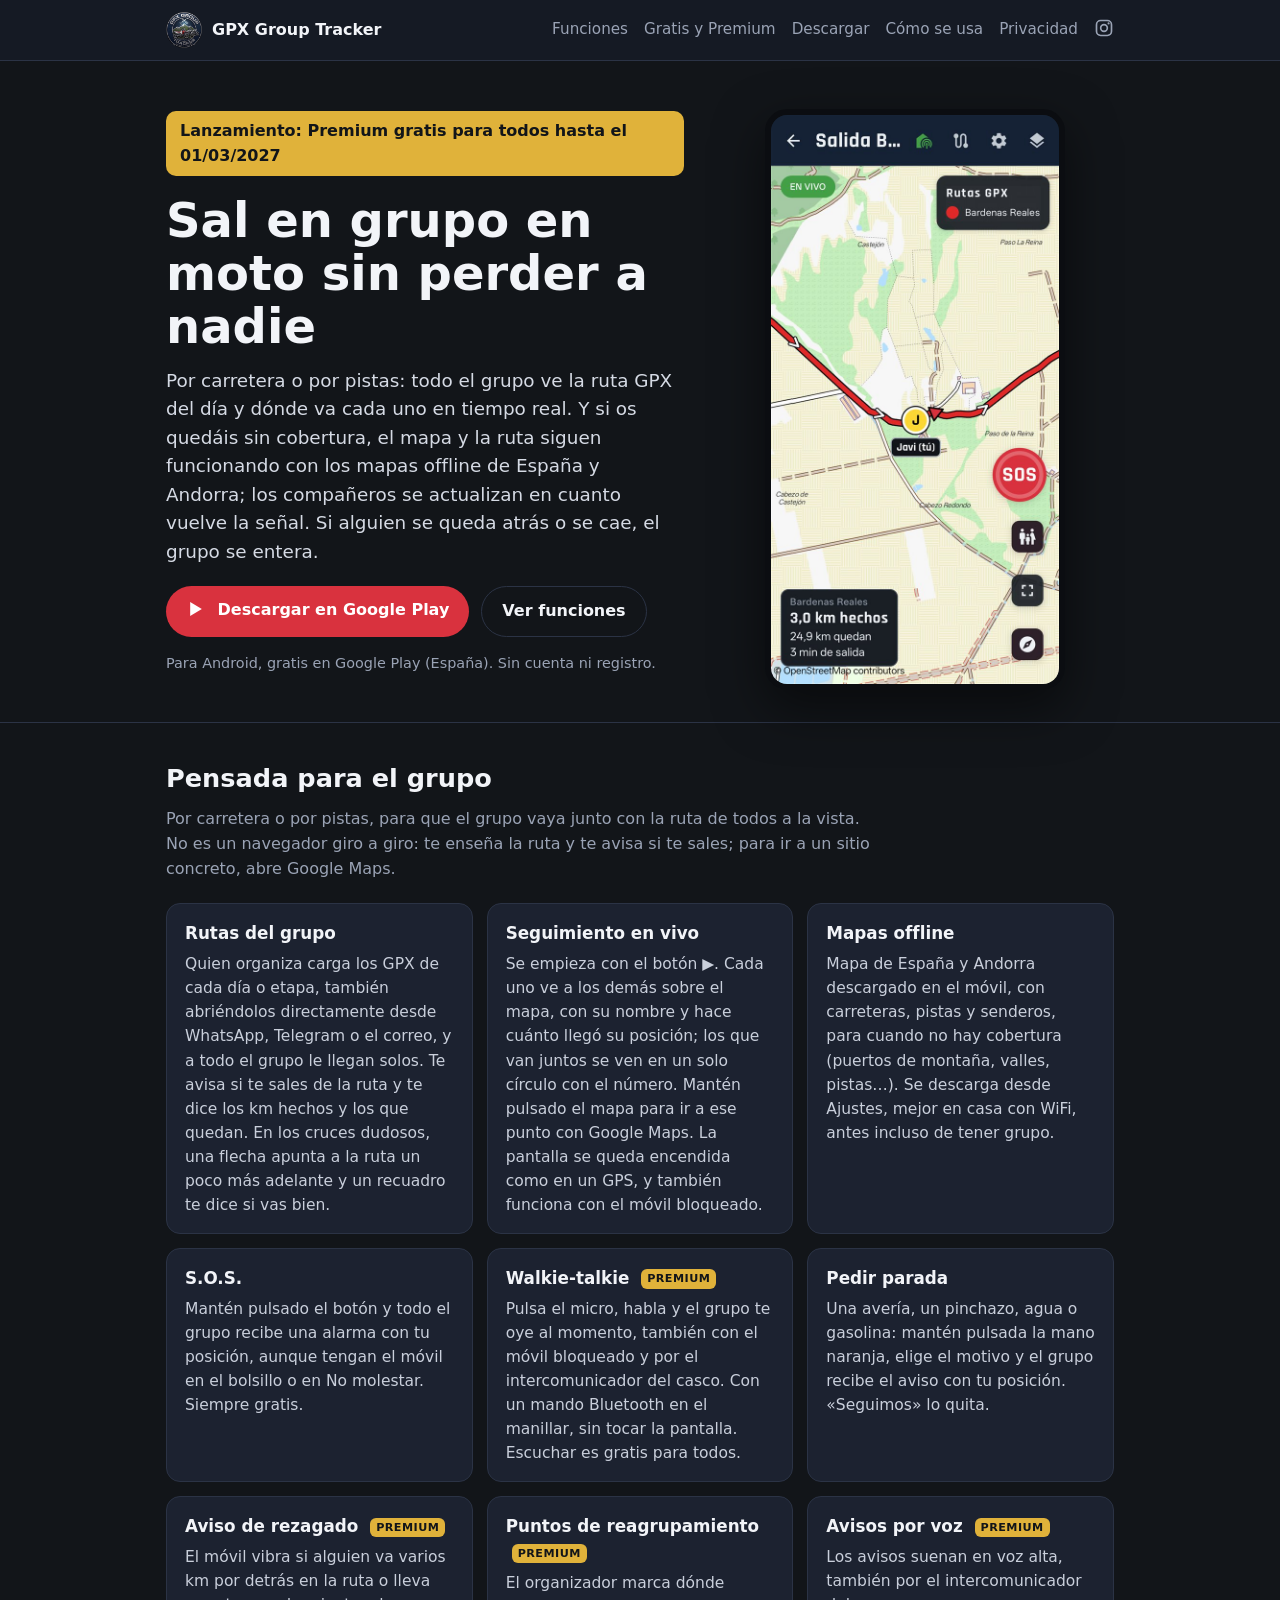
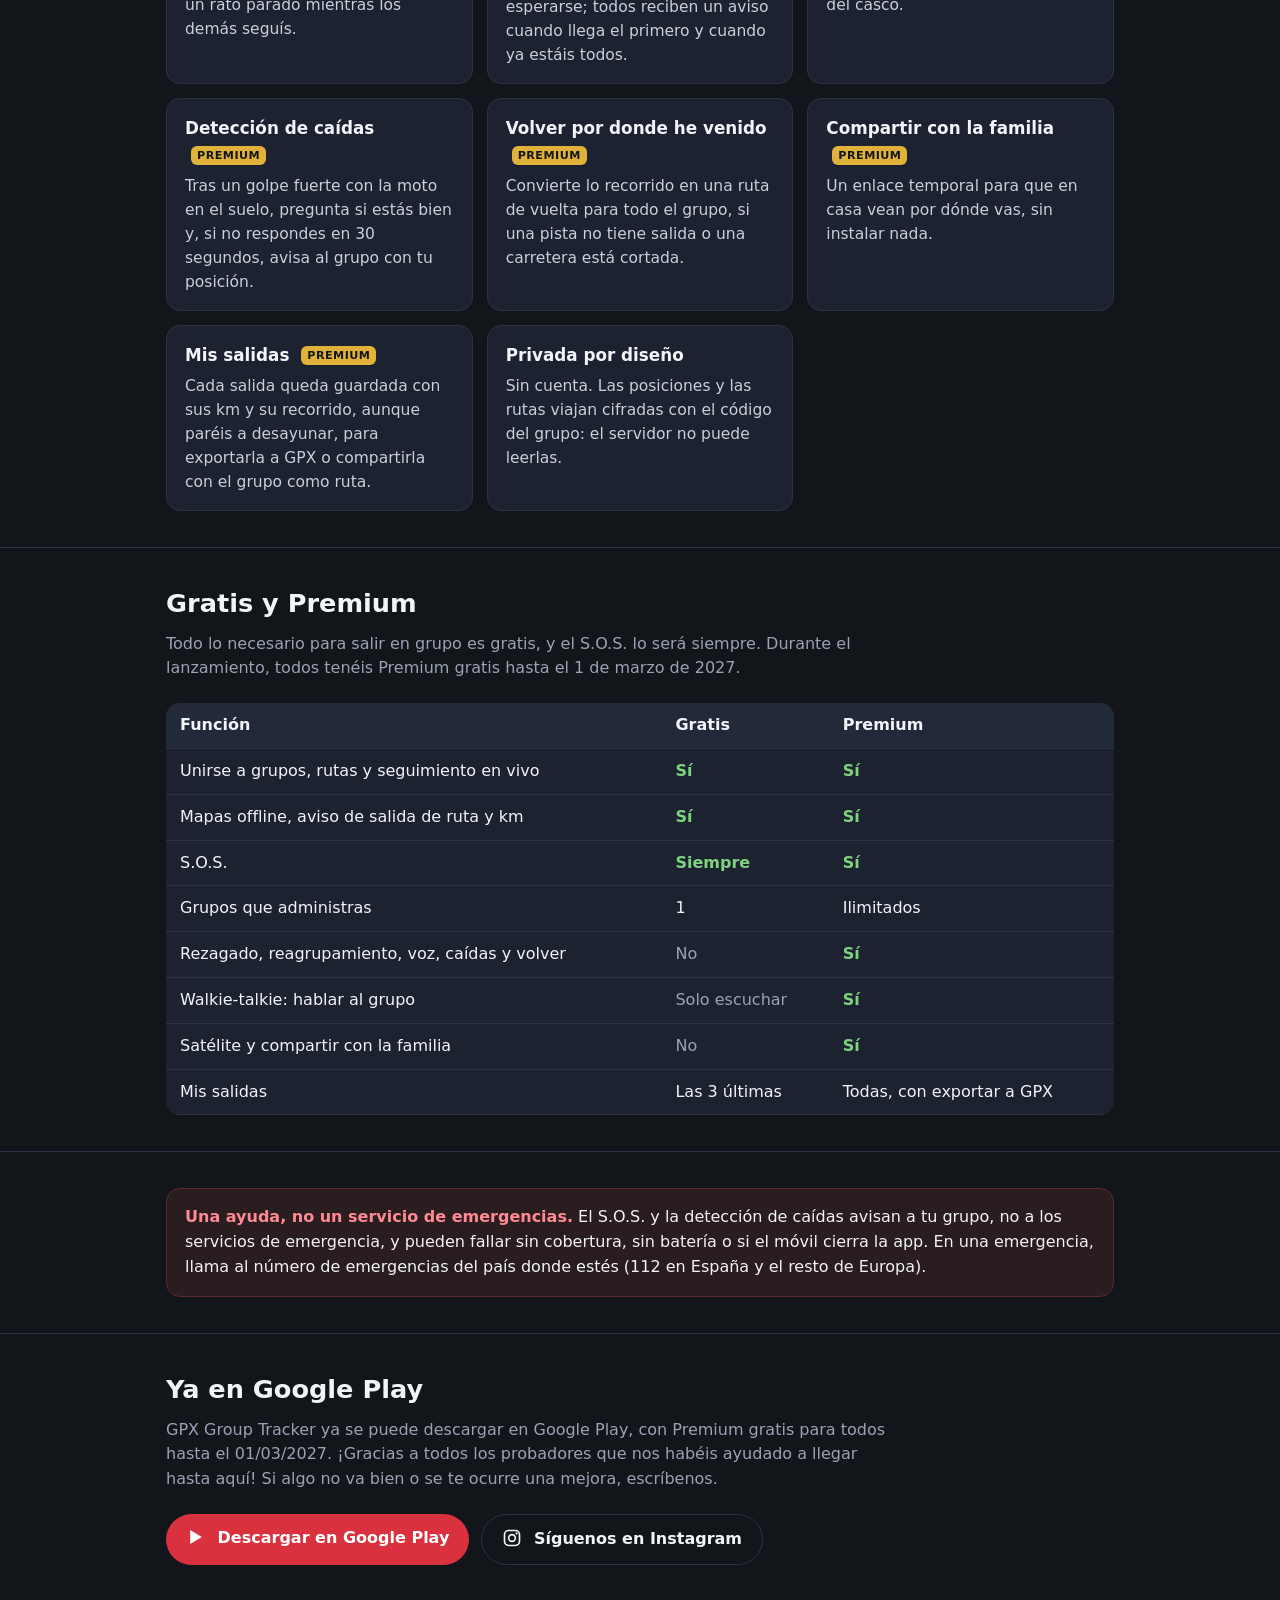
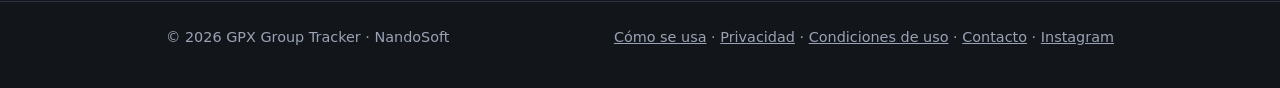
<file: index.html>
<!doctype html>
<html lang="es">
<head>
<meta charset="utf-8">
<meta name="viewport" content="width=device-width, initial-scale=1">
<title>GPX Group Tracker — Sal en grupo en moto sin perder a nadie</title>
<meta name="description" content="App para salir en moto en grupo, por carretera o por pistas, con rutas GPX: todos ven la ruta y dónde va cada uno, con mapas offline de España, aviso de rezagado y S.O.S.">
<link rel="icon" href="img/logo.png">
<link rel="stylesheet" href="estilo.css">
</head>
<body>

<header class="top">
  <div class="wrap">
    <a class="brand" href="./"><img src="img/logo.png" alt="">GPX Group Tracker</a>
    <nav>
      <a href="#funciones">Funciones</a>
      <a href="#precio">Gratis y Premium</a>
      <a href="#descargar">Descargar</a>
      <a href="ayuda.html">Cómo se usa</a>
      <a href="privacidad.html">Privacidad</a>
      <a href="https://www.instagram.com/gpxgrouptracker/" target="_blank" rel="noopener" aria-label="Instagram"><svg class="ig" viewBox="0 0 24 24" aria-hidden="true"><rect x="3" y="3" width="18" height="18" rx="5" fill="none" stroke="currentColor" stroke-width="2"/><circle cx="12" cy="12" r="4" fill="none" stroke="currentColor" stroke-width="2"/><circle cx="17.5" cy="6.5" r="1.3" fill="currentColor"/></svg></a>
    </nav>
  </div>
</header>

<div class="hero">
  <div class="wrap">
    <div>
      <div class="offer">Lanzamiento: Premium gratis para todos hasta el 01/03/2027</div>
      <h1>Sal en grupo en moto sin perder a nadie</h1>
      <p class="lead">Por carretera o por pistas: todo el grupo ve la ruta GPX del día y dónde va cada uno en tiempo real. Y si os quedáis sin cobertura, el mapa y la ruta siguen funcionando con los mapas offline de España y Andorra; los compañeros se actualizan en cuanto vuelve la señal. Si alguien se queda atrás o se cae, el grupo se entera.</p>
      <div class="buttons">
        <a class="btn primary" href="https://play.google.com/store/apps/details?id=es.nandosoft.gpxgrouptrack" target="_blank" rel="noopener"><svg class="ig" viewBox="0 0 24 24" aria-hidden="true"><path d="M5 3.5v17l14-8.5z" fill="currentColor"/></svg> Descargar en Google Play</a>
        <a class="btn ghost" href="#funciones">Ver funciones</a>
      </div>
      <p class="small">Para Android, gratis en Google Play (España). Sin cuenta ni registro.</p>
    </div>
    <img class="shot" src="img/mapa.jpg" alt="Mapa de la app en directo con la ruta GPX del grupo por las Bardenas Reales" width="600" height="1186">
  </div>
</div>

<section id="funciones">
  <div class="wrap">
    <h2>Pensada para el grupo</h2>
    <p class="intro">Por carretera o por pistas, para que el grupo vaya junto con la ruta de todos a la vista. No es un navegador giro a giro: te enseña la ruta y te avisa si te sales; para ir a un sitio concreto, abre Google Maps.</p>
    <div class="grid">
      <div class="card"><h3>Rutas del grupo</h3><p>Quien organiza carga los GPX de cada día o etapa, también abriéndolos directamente desde WhatsApp, Telegram o el correo, y a todo el grupo le llegan solos. Te avisa si te sales de la ruta y te dice los km hechos y los que quedan. En los cruces dudosos, una flecha apunta a la ruta un poco más adelante y un recuadro te dice si vas bien.</p></div>
      <div class="card"><h3>Seguimiento en vivo</h3><p>Se empieza con el botón ▶. Cada uno ve a los demás sobre el mapa, con su nombre y hace cuánto llegó su posición; los que van juntos se ven en un solo círculo con el número. Mantén pulsado el mapa para ir a ese punto con Google Maps. La pantalla se queda encendida como en un GPS, y también funciona con el móvil bloqueado.</p></div>
      <div class="card"><h3>Mapas offline</h3><p>Mapa de España y Andorra descargado en el móvil, con carreteras, pistas y senderos, para cuando no hay cobertura (puertos de montaña, valles, pistas…). Se descarga desde Ajustes, mejor en casa con WiFi, antes incluso de tener grupo.</p></div>
      <div class="card"><h3>S.O.S.</h3><p>Mantén pulsado el botón y todo el grupo recibe una alarma con tu posición, aunque tengan el móvil en el bolsillo o en No molestar. Siempre gratis.</p></div>
      <div class="card"><h3>Walkie-talkie <span class="tag">PREMIUM</span></h3><p>Pulsa el micro, habla y el grupo te oye al momento, también con el móvil bloqueado y por el intercomunicador del casco. Con un mando Bluetooth en el manillar, sin tocar la pantalla. Escuchar es gratis para todos.</p></div>
      <div class="card"><h3>Pedir parada</h3><p>Una avería, un pinchazo, agua o gasolina: mantén pulsada la mano naranja, elige el motivo y el grupo recibe el aviso con tu posición. «Seguimos» lo quita.</p></div>
      <div class="card"><h3>Aviso de rezagado <span class="tag">PREMIUM</span></h3><p>El móvil vibra si alguien va varios km por detrás en la ruta o lleva un rato parado mientras los demás seguís.</p></div>
      <div class="card"><h3>Puntos de reagrupamiento <span class="tag">PREMIUM</span></h3><p>El organizador marca dónde esperarse; todos reciben un aviso cuando llega el primero y cuando ya estáis todos.</p></div>
      <div class="card"><h3>Avisos por voz <span class="tag">PREMIUM</span></h3><p>Los avisos suenan en voz alta, también por el intercomunicador del casco.</p></div>
      <div class="card"><h3>Detección de caídas <span class="tag">PREMIUM</span></h3><p>Tras un golpe fuerte con la moto en el suelo, pregunta si estás bien y, si no respondes en 30 segundos, avisa al grupo con tu posición.</p></div>
      <div class="card"><h3>Volver por donde he venido <span class="tag">PREMIUM</span></h3><p>Convierte lo recorrido en una ruta de vuelta para todo el grupo, si una pista no tiene salida o una carretera está cortada.</p></div>
      <div class="card"><h3>Compartir con la familia <span class="tag">PREMIUM</span></h3><p>Un enlace temporal para que en casa vean por dónde vas, sin instalar nada.</p></div>
      <div class="card"><h3>Mis salidas <span class="tag">PREMIUM</span></h3><p>Cada salida queda guardada con sus km y su recorrido, aunque paréis a desayunar, para exportarla a GPX o compartirla con el grupo como ruta.</p></div>
      <div class="card"><h3>Privada por diseño</h3><p>Sin cuenta. Las posiciones y las rutas viajan cifradas con el código del grupo: el servidor no puede leerlas.</p></div>
    </div>
  </div>
</section>

<section id="precio">
  <div class="wrap">
    <h2>Gratis y Premium</h2>
    <p class="intro">Todo lo necesario para salir en grupo es gratis, y el S.O.S. lo será siempre. Durante el lanzamiento, todos tenéis Premium gratis hasta el 1 de marzo de 2027.</p>
    <div class="table-scroll">
      <table>
        <tr><th>Función</th><th>Gratis</th><th>Premium</th></tr>
        <tr><td>Unirse a grupos, rutas y seguimiento en vivo</td><td class="yes">Sí</td><td class="yes">Sí</td></tr>
        <tr><td>Mapas offline, aviso de salida de ruta y km</td><td class="yes">Sí</td><td class="yes">Sí</td></tr>
        <tr><td>S.O.S.</td><td class="yes">Siempre</td><td class="yes">Sí</td></tr>
        <tr><td>Grupos que administras</td><td>1</td><td>Ilimitados</td></tr>
        <tr><td>Rezagado, reagrupamiento, voz, caídas y volver</td><td class="no">No</td><td class="yes">Sí</td></tr>
        <tr><td>Walkie-talkie: hablar al grupo</td><td class="no">Solo escuchar</td><td class="yes">Sí</td></tr>
        <tr><td>Satélite y compartir con la familia</td><td class="no">No</td><td class="yes">Sí</td></tr>
        <tr><td>Mis salidas</td><td>Las 3 últimas</td><td>Todas, con exportar a GPX</td></tr>
      </table>
    </div>
  </div>
</section>

<section>
  <div class="wrap">
    <div class="notice">
      <strong>Una ayuda, no un servicio de emergencias.</strong> El S.O.S. y la detección de caídas avisan a tu grupo, no a los servicios de emergencia, y pueden fallar sin cobertura, sin batería o si el móvil cierra la app. En una emergencia, llama al número de emergencias del país donde estés (112 en España y el resto de Europa).
    </div>
  </div>
</section>

<section id="descargar">
  <div class="wrap">
    <h2>Ya en Google Play</h2>
    <p class="intro">GPX Group Tracker ya se puede descargar en Google Play, con Premium gratis para todos hasta el 01/03/2027. ¡Gracias a todos los probadores que nos habéis ayudado a llegar hasta aquí! Si algo no va bien o se te ocurre una mejora, escríbenos.</p>
    <div class="buttons">
      <a class="btn primary" href="https://play.google.com/store/apps/details?id=es.nandosoft.gpxgrouptrack" target="_blank" rel="noopener"><svg class="ig" viewBox="0 0 24 24" aria-hidden="true"><path d="M5 3.5v17l14-8.5z" fill="currentColor"/></svg> Descargar en Google Play</a>
      <a class="btn ghost" href="https://www.instagram.com/gpxgrouptracker/" target="_blank" rel="noopener"><svg class="ig" viewBox="0 0 24 24" aria-hidden="true"><rect x="3" y="3" width="18" height="18" rx="5" fill="none" stroke="currentColor" stroke-width="2"/><circle cx="12" cy="12" r="4" fill="none" stroke="currentColor" stroke-width="2"/><circle cx="17.5" cy="6.5" r="1.3" fill="currentColor"/></svg> Síguenos en Instagram</a>
    </div>
  </div>
</section>

<footer>
  <div class="wrap">
    <span>© 2026 GPX Group Tracker · NandoSoft</span>
    <span><a href="ayuda.html">Cómo se usa</a> · <a href="privacidad.html">Privacidad</a> · <a href="condiciones.html">Condiciones de uso</a> · <a href="mailto:gpxgrouptracker@gmail.com">Contacto</a> · <a href="https://www.instagram.com/gpxgrouptracker/" target="_blank" rel="noopener">Instagram</a></span>
  </div>
</footer>

</body>
</html>
</file>
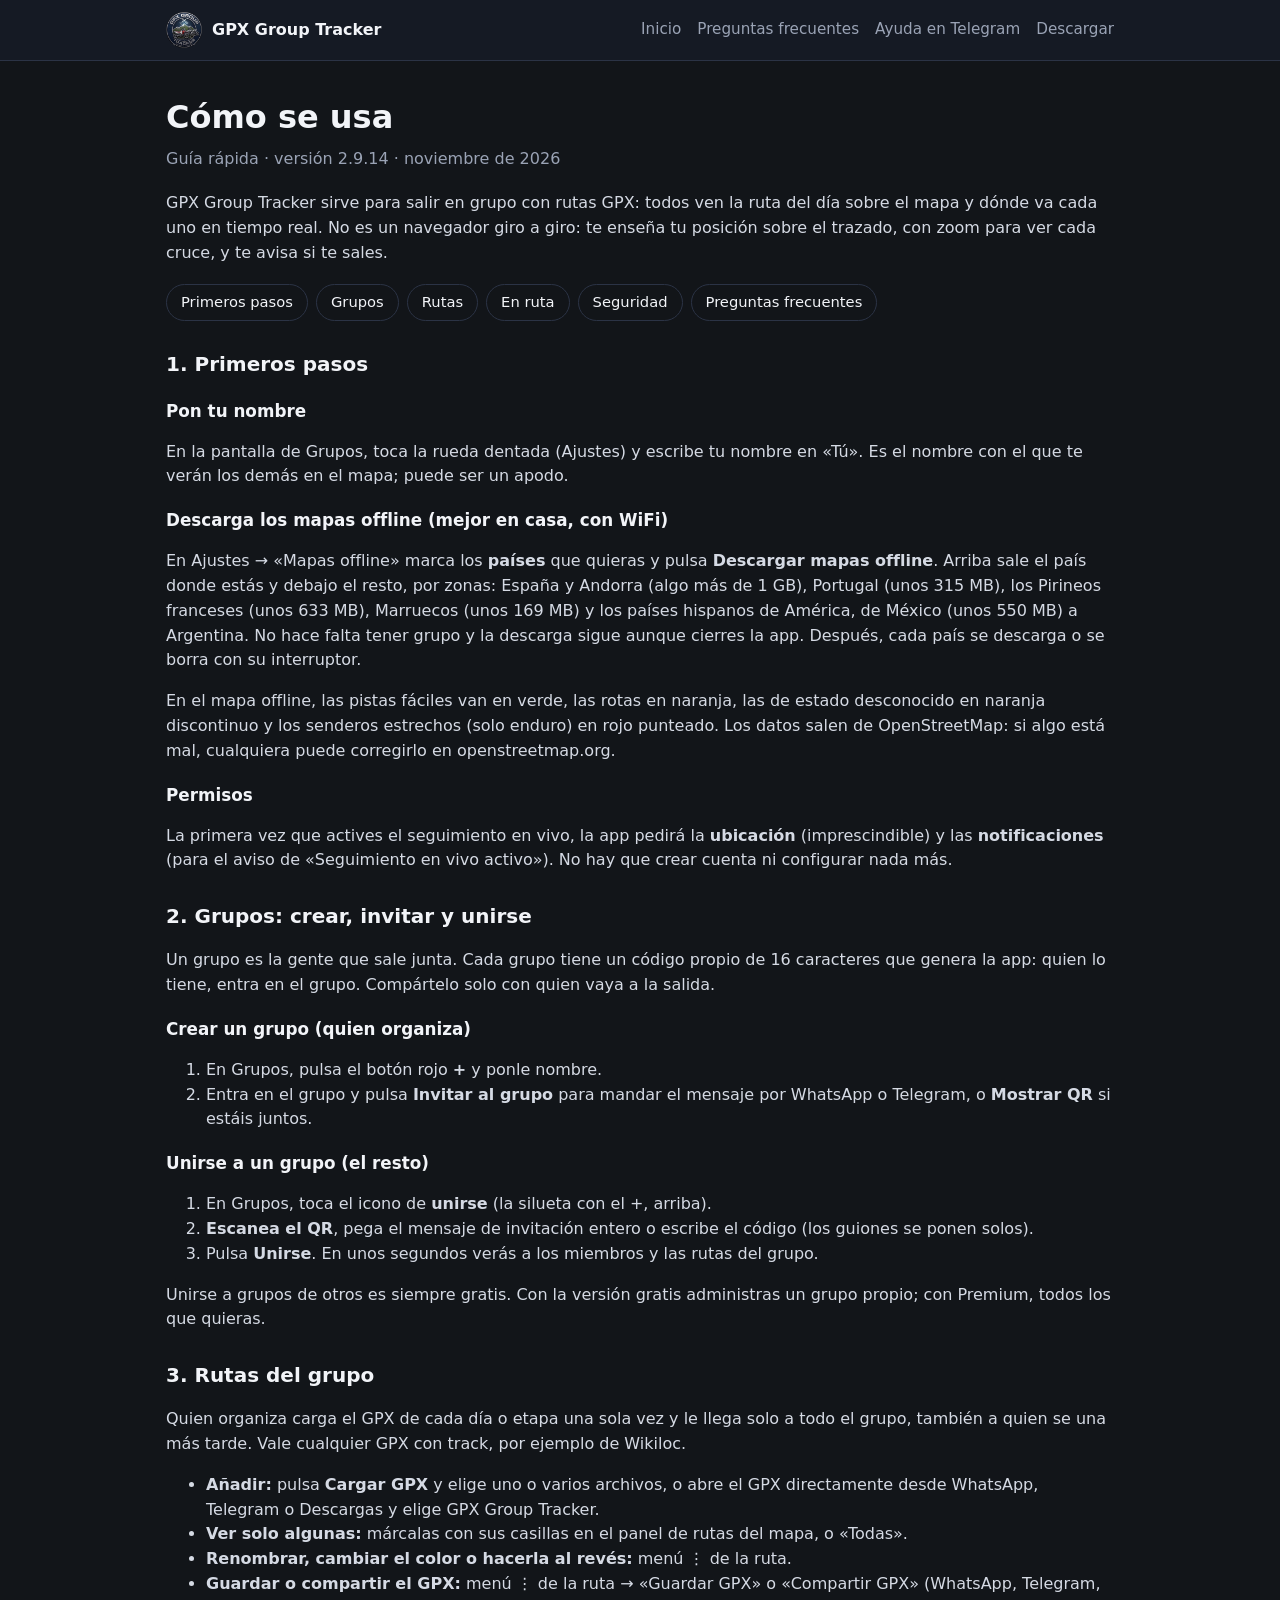
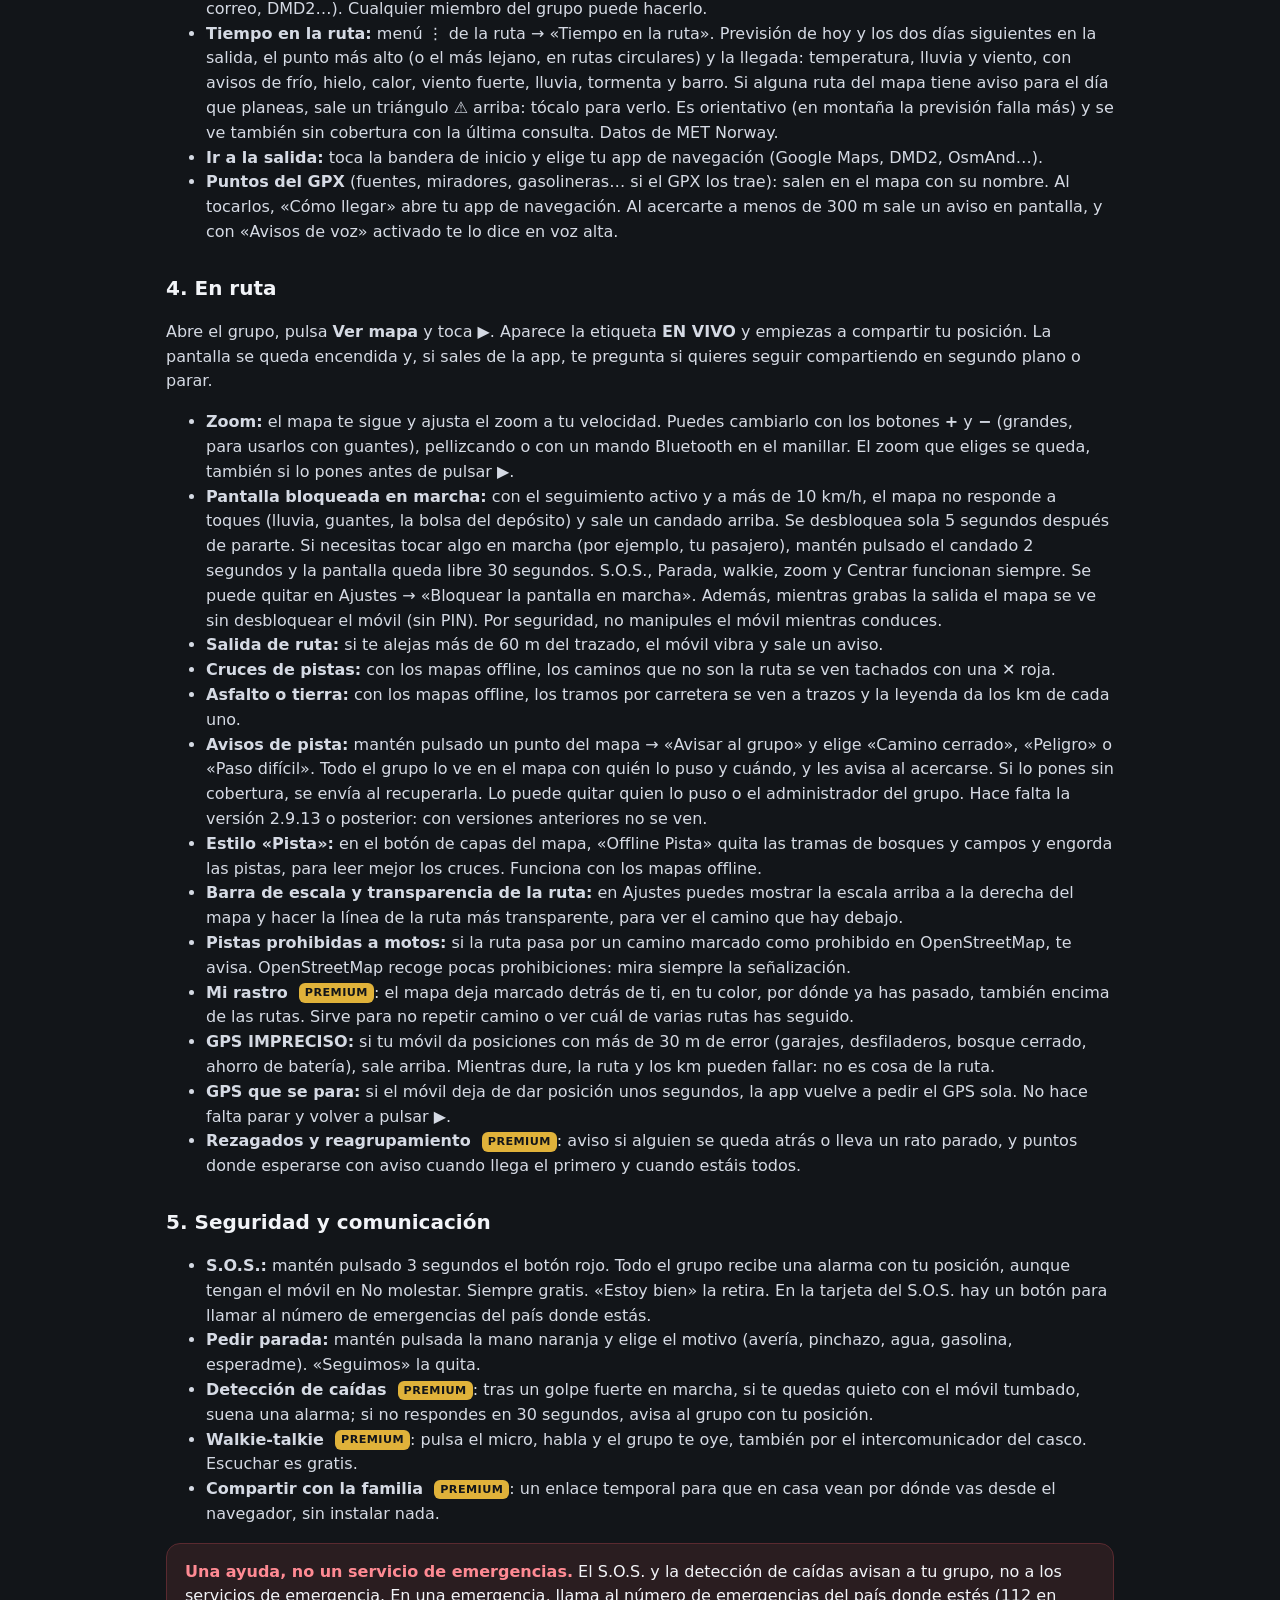
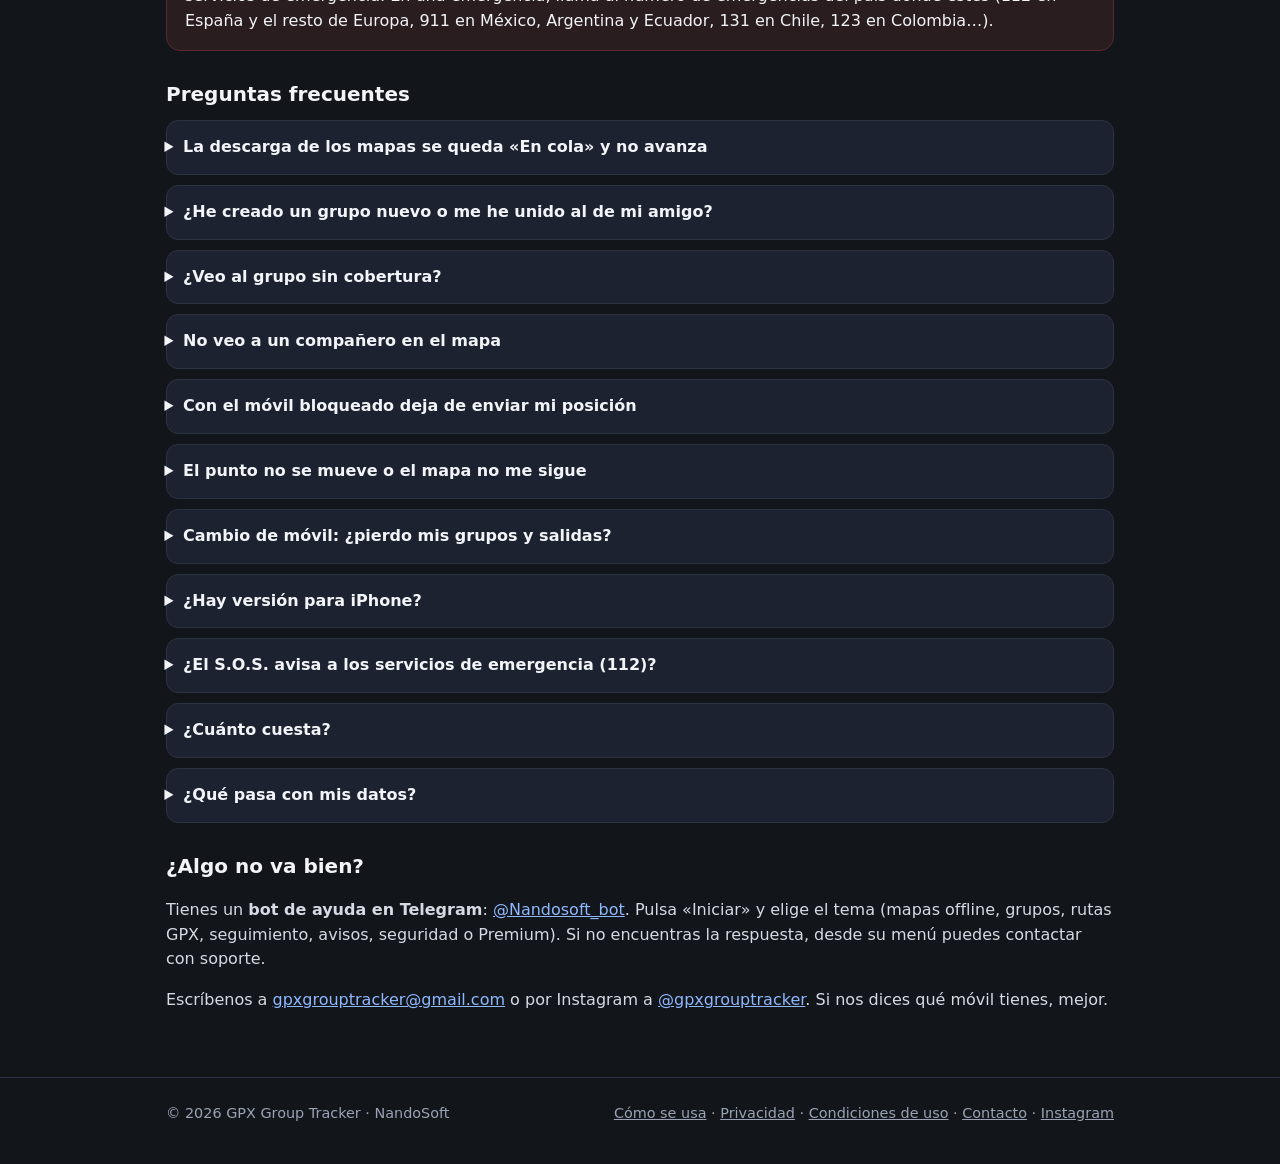
<file: ayuda.html>
<!doctype html>
<html lang="es">
<head>
<meta charset="utf-8">
<meta name="viewport" content="width=device-width, initial-scale=1">
<title>Cómo se usa — GPX Group Tracker</title>
<meta name="description" content="Guía rápida de GPX Group Tracker: primeros pasos, crear o unirse a un grupo, rutas GPX, mapas offline, seguimiento en vivo, S.O.S. y preguntas frecuentes.">
<link rel="icon" href="img/logo.png">
<link rel="stylesheet" href="estilo.css">
</head>
<body>

<header class="top">
  <div class="wrap">
    <a class="brand" href="./"><img src="img/logo.png" alt="">GPX Group Tracker</a>
    <nav>
      <a href="./">Inicio</a>
      <a href="#faq">Preguntas frecuentes</a>
      <a href="#ayuda">Ayuda en Telegram</a>
      <a href="https://play.google.com/store/apps/details?id=es.nandosoft.gpxgrouptrack" target="_blank" rel="noopener">Descargar</a>
    </nav>
  </div>
</header>

<main class="legal">
  <div class="wrap">
    <h1>Cómo se usa</h1>
    <p class="updated">Guía rápida · versión 2.9.14 · noviembre de 2026</p>

    <p>GPX Group Tracker sirve para salir en grupo con rutas GPX: todos ven la ruta del día sobre el mapa y dónde va cada uno en tiempo real. No es un navegador giro a giro: te enseña tu posición sobre el trazado, con zoom para ver cada cruce, y te avisa si te sales.</p>

    <nav class="toc">
      <a href="#primeros-pasos">Primeros pasos</a>
      <a href="#grupos">Grupos</a>
      <a href="#rutas">Rutas</a>
      <a href="#en-ruta">En ruta</a>
      <a href="#seguridad">Seguridad</a>
      <a href="#faq">Preguntas frecuentes</a>
    </nav>

    <h2 id="primeros-pasos">1. Primeros pasos</h2>
    <h3>Pon tu nombre</h3>
    <p>En la pantalla de Grupos, toca la rueda dentada (Ajustes) y escribe tu nombre en «Tú». Es el nombre con el que te verán los demás en el mapa; puede ser un apodo.</p>
    <h3>Descarga los mapas offline (mejor en casa, con WiFi)</h3>
    <p>En Ajustes → «Mapas offline» marca los <strong>países</strong> que quieras y pulsa <strong>Descargar mapas offline</strong>. Arriba sale el país donde estás y debajo el resto, por zonas: España y Andorra (algo más de 1 GB), Portugal (unos 315 MB), los Pirineos franceses (unos 633 MB), Marruecos (unos 169 MB) y los países hispanos de América, de México (unos 550 MB) a Argentina. No hace falta tener grupo y la descarga sigue aunque cierres la app. Después, cada país se descarga o se borra con su interruptor.</p>
    <p>En el mapa offline, las pistas fáciles van en verde, las rotas en naranja, las de estado desconocido en naranja discontinuo y los senderos estrechos (solo enduro) en rojo punteado. Los datos salen de OpenStreetMap: si algo está mal, cualquiera puede corregirlo en openstreetmap.org.</p>
    <h3>Permisos</h3>
    <p>La primera vez que actives el seguimiento en vivo, la app pedirá la <strong>ubicación</strong> (imprescindible) y las <strong>notificaciones</strong> (para el aviso de «Seguimiento en vivo activo»). No hay que crear cuenta ni configurar nada más.</p>

    <h2 id="grupos">2. Grupos: crear, invitar y unirse</h2>
    <p>Un grupo es la gente que sale junta. Cada grupo tiene un código propio de 16 caracteres que genera la app: quien lo tiene, entra en el grupo. Compártelo solo con quien vaya a la salida.</p>
    <h3>Crear un grupo (quien organiza)</h3>
    <ol>
      <li>En Grupos, pulsa el botón rojo <strong>+</strong> y ponle nombre.</li>
      <li>Entra en el grupo y pulsa <strong>Invitar al grupo</strong> para mandar el mensaje por WhatsApp o Telegram, o <strong>Mostrar QR</strong> si estáis juntos.</li>
    </ol>
    <h3>Unirse a un grupo (el resto)</h3>
    <ol>
      <li>En Grupos, toca el icono de <strong>unirse</strong> (la silueta con el +, arriba).</li>
      <li><strong>Escanea el QR</strong>, pega el mensaje de invitación entero o escribe el código (los guiones se ponen solos).</li>
      <li>Pulsa <strong>Unirse</strong>. En unos segundos verás a los miembros y las rutas del grupo.</li>
    </ol>
    <p>Unirse a grupos de otros es siempre gratis. Con la versión gratis administras un grupo propio; con Premium, todos los que quieras.</p>

    <h2 id="rutas">3. Rutas del grupo</h2>
    <p>Quien organiza carga el GPX de cada día o etapa una sola vez y le llega solo a todo el grupo, también a quien se una más tarde. Vale cualquier GPX con track, por ejemplo de Wikiloc.</p>
    <ul>
      <li><strong>Añadir:</strong> pulsa <strong>Cargar GPX</strong> y elige uno o varios archivos, o abre el GPX directamente desde WhatsApp, Telegram o Descargas y elige GPX Group Tracker.</li>
      <li><strong>Ver solo algunas:</strong> márcalas con sus casillas en el panel de rutas del mapa, o «Todas».</li>
      <li><strong>Renombrar, cambiar el color o hacerla al revés:</strong> menú ⋮ de la ruta.</li>
      <li><strong>Guardar o compartir el GPX:</strong> menú ⋮ de la ruta → «Guardar GPX» o «Compartir GPX» (WhatsApp, Telegram, correo, DMD2…). Cualquier miembro del grupo puede hacerlo.</li>
      <li><strong>Tiempo en la ruta:</strong> menú ⋮ de la ruta → «Tiempo en la ruta». Previsión de hoy y los dos días siguientes en la salida, el punto más alto (o el más lejano, en rutas circulares) y la llegada: temperatura, lluvia y viento, con avisos de frío, hielo, calor, viento fuerte, lluvia, tormenta y barro. Si alguna ruta del mapa tiene aviso para el día que planeas, sale un triángulo ⚠ arriba: tócalo para verlo. Es orientativo (en montaña la previsión falla más) y se ve también sin cobertura con la última consulta. Datos de MET Norway.</li>
      <li><strong>Ir a la salida:</strong> toca la bandera de inicio y elige tu app de navegación (Google Maps, DMD2, OsmAnd…).</li>
      <li><strong>Puntos del GPX</strong> (fuentes, miradores, gasolineras… si el GPX los trae): salen en el mapa con su nombre. Al tocarlos, «Cómo llegar» abre tu app de navegación. Al acercarte a menos de 300 m sale un aviso en pantalla, y con «Avisos de voz» activado te lo dice en voz alta.</li>
    </ul>

    <h2 id="en-ruta">4. En ruta</h2>
    <p>Abre el grupo, pulsa <strong>Ver mapa</strong> y toca <strong>▶</strong>. Aparece la etiqueta <strong>EN VIVO</strong> y empiezas a compartir tu posición. La pantalla se queda encendida y, si sales de la app, te pregunta si quieres seguir compartiendo en segundo plano o parar.</p>
    <ul>
      <li><strong>Zoom:</strong> el mapa te sigue y ajusta el zoom a tu velocidad. Puedes cambiarlo con los botones <strong>+</strong> y <strong>−</strong> (grandes, para usarlos con guantes), pellizcando o con un mando Bluetooth en el manillar. El zoom que eliges se queda, también si lo pones antes de pulsar ▶.</li>
      <li><strong>Pantalla bloqueada en marcha:</strong> con el seguimiento activo y a más de 10 km/h, el mapa no responde a toques (lluvia, guantes, la bolsa del depósito) y sale un candado arriba. Se desbloquea sola 5 segundos después de pararte. Si necesitas tocar algo en marcha (por ejemplo, tu pasajero), mantén pulsado el candado 2 segundos y la pantalla queda libre 30 segundos. S.O.S., Parada, walkie, zoom y Centrar funcionan siempre. Se puede quitar en Ajustes → «Bloquear la pantalla en marcha». Además, mientras grabas la salida el mapa se ve sin desbloquear el móvil (sin PIN). Por seguridad, no manipules el móvil mientras conduces.</li>
      <li><strong>Salida de ruta:</strong> si te alejas más de 60 m del trazado, el móvil vibra y sale un aviso.</li>
      <li><strong>Cruces de pistas:</strong> con los mapas offline, los caminos que no son la ruta se ven tachados con una ✕ roja.</li>
      <li><strong>Asfalto o tierra:</strong> con los mapas offline, los tramos por carretera se ven a trazos y la leyenda da los km de cada uno.</li>
      <li><strong>Avisos de pista:</strong> mantén pulsado un punto del mapa → «Avisar al grupo» y elige «Camino cerrado», «Peligro» o «Paso difícil». Todo el grupo lo ve en el mapa con quién lo puso y cuándo, y les avisa al acercarse. Si lo pones sin cobertura, se envía al recuperarla. Lo puede quitar quien lo puso o el administrador del grupo. Hace falta la versión 2.9.13 o posterior: con versiones anteriores no se ven.</li>
      <li><strong>Estilo «Pista»:</strong> en el botón de capas del mapa, «Offline Pista» quita las tramas de bosques y campos y engorda las pistas, para leer mejor los cruces. Funciona con los mapas offline.</li>
      <li><strong>Barra de escala y transparencia de la ruta:</strong> en Ajustes puedes mostrar la escala arriba a la derecha del mapa y hacer la línea de la ruta más transparente, para ver el camino que hay debajo.</li>
      <li><strong>Pistas prohibidas a motos:</strong> si la ruta pasa por un camino marcado como prohibido en OpenStreetMap, te avisa. OpenStreetMap recoge pocas prohibiciones: mira siempre la señalización.</li>
      <li><strong>Mi rastro</strong> <span class="tag">PREMIUM</span>: el mapa deja marcado detrás de ti, en tu color, por dónde ya has pasado, también encima de las rutas. Sirve para no repetir camino o ver cuál de varias rutas has seguido.</li>
      <li><strong>GPS IMPRECISO:</strong> si tu móvil da posiciones con más de 30 m de error (garajes, desfiladeros, bosque cerrado, ahorro de batería), sale arriba. Mientras dure, la ruta y los km pueden fallar: no es cosa de la ruta.</li>
      <li><strong>GPS que se para:</strong> si el móvil deja de dar posición unos segundos, la app vuelve a pedir el GPS sola. No hace falta parar y volver a pulsar ▶.</li>
      <li><strong>Rezagados y reagrupamiento</strong> <span class="tag">PREMIUM</span>: aviso si alguien se queda atrás o lleva un rato parado, y puntos donde esperarse con aviso cuando llega el primero y cuando estáis todos.</li>
    </ul>

    <h2 id="seguridad">5. Seguridad y comunicación</h2>
    <ul>
      <li><strong>S.O.S.:</strong> mantén pulsado 3 segundos el botón rojo. Todo el grupo recibe una alarma con tu posición, aunque tengan el móvil en No molestar. Siempre gratis. «Estoy bien» la retira. En la tarjeta del S.O.S. hay un botón para llamar al número de emergencias del país donde estás.</li>
      <li><strong>Pedir parada:</strong> mantén pulsada la mano naranja y elige el motivo (avería, pinchazo, agua, gasolina, esperadme). «Seguimos» la quita.</li>
      <li><strong>Detección de caídas</strong> <span class="tag">PREMIUM</span>: tras un golpe fuerte en marcha, si te quedas quieto con el móvil tumbado, suena una alarma; si no respondes en 30 segundos, avisa al grupo con tu posición.</li>
      <li><strong>Walkie-talkie</strong> <span class="tag">PREMIUM</span>: pulsa el micro, habla y el grupo te oye, también por el intercomunicador del casco. Escuchar es gratis.</li>
      <li><strong>Compartir con la familia</strong> <span class="tag">PREMIUM</span>: un enlace temporal para que en casa vean por dónde vas desde el navegador, sin instalar nada.</li>
    </ul>
    <div class="notice"><strong>Una ayuda, no un servicio de emergencias.</strong> El S.O.S. y la detección de caídas avisan a tu grupo, no a los servicios de emergencia. En una emergencia, llama al número de emergencias del país donde estés (112 en España y el resto de Europa, 911 en México, Argentina y Ecuador, 131 en Chile, 123 en Colombia…).</div>

    <h2 id="faq">Preguntas frecuentes</h2>

    <details>
      <summary>La descarga de los mapas se queda «En cola» y no avanza</summary>
      <p>La descarga la hace el gestor de descargas de Android, no la app. No borres los mapas que tienes: siguen funcionando mientras tanto. Prueba esto:</p>
      <ol>
        <li>Conéctate a una WiFi y deja la app abierta unos minutos: con datos móviles, Android suele esperar al WiFi para archivos tan grandes.</li>
        <li>Quita el ahorro de batería y el ahorro de datos mientras descarga.</li>
        <li>En los ajustes del móvil → Aplicaciones → mostrar las del sistema → «Descargas» o «Administrador de descargas»: que esté activada, sin restricción de batería y con permiso de datos. En Xiaomi, Redmi y POCO, abre también la app «Descargas» y reanuda la descarga si está en pausa.</li>
        <li>Si sigue igual, en Ajustes de la app pulsa «Cancelar descarga» y vuelve a pedirla. Al cancelar no pierdes los mapas que ya tenías.</li>
      </ol>
    </details>

    <details>
      <summary>¿He creado un grupo nuevo o me he unido al de mi amigo?</summary>
      <p>Si has entrado con el código o el QR de otro, te has unido a su grupo: no se pueden crear dos grupos con el mismo código, porque cada código lo genera la app al azar. Al entrar, el grupo puede salir unos segundos con un nombre provisional («Grupo …») hasta que llega el nombre que le puso el administrador. Si ves a los demás miembros y sus rutas, estás en el grupo correcto.</p>
    </details>

    <details>
      <summary>¿Veo al grupo sin cobertura?</summary>
      <p>No. Sin cobertura sigues viendo el mapa offline, la ruta y tu propia posición, pero las posiciones de los demás necesitan internet: se actualizan en cuanto vuelve la señal, y la app se reconecta sola en unos segundos. Un S.O.S. enviado sin cobertura sale en cuanto haya señal.</p>
    </details>

    <details>
      <summary>No veo a un compañero en el mapa</summary>
      <p>Cada uno tiene que pulsar <strong>▶</strong> para compartir su posición. Comprueba también que estáis en el mismo grupo (mismos miembros y rutas) y que tiene cobertura: junto a su nombre verás hace cuánto llegó su última posición.</p>
    </details>

    <details>
      <summary>Con el móvil bloqueado deja de enviar mi posición</summary>
      <p>Algunos móviles cierran las apps en segundo plano para ahorrar batería. En los ajustes del móvil → Aplicaciones → GPX Group Tracker → Batería, elige «Sin restricciones» (o desactiva la optimización de batería para la app). Si aun así el móvil cierra la app durante una salida, el seguimiento intenta reanudarse solo. Si no puede, te avisa con una notificación: ábrela y pulsa ▶.</p>
    </details>

    <details>
      <summary>El punto no se mueve o el mapa no me sigue</summary>
      <p>Quita el ahorro de batería para la app (pregunta anterior). Si vuelve a pasar, antes de parar el seguimiento entra en Ajustes → «Acerca de, privacidad y licencias», pulsa <strong>Enviar diagnóstico GPS</strong> y mándanoslo por correo. Lleva el modelo de móvil y lo que ha hecho el GPS, sin tu ruta ni tus posiciones.</p>
    </details>

    <details>
      <summary>Cambio de móvil: ¿pierdo mis grupos y salidas?</summary>
      <p>Si tienes activada la copia de seguridad de Google en tu móvil, al instalar la app en el nuevo con la misma cuenta se recuperan tus grupos, rutas, salidas y ajustes. Los mapas offline no van en la copia: vuelve a descargarlos. En los grupos sales como miembro nuevo, con «(2)» detrás del nombre; el antiguo puede seguir en la lista y el administrador puede quitarlo. Si eras el administrador, pasa antes la administración a otro miembro. Si pasas los datos de un móvil a otro con el asistente de Android (cable o WiFi), van también los mapas.</p>
    </details>

    <details>
      <summary>¿Hay versión para iPhone?</summary>
      <p>De momento no: la app es solo para Android, en Google Play.</p>
    </details>

    <details>
      <summary>¿El S.O.S. avisa a los servicios de emergencia (112)?</summary>
      <p>No. Avisa a los compañeros de tu grupo con tu posición. En una emergencia real, llama al número de emergencias del país donde estés (112 en España y el resto de Europa).</p>
    </details>

    <details>
      <summary>¿Cuánto cuesta?</summary>
      <p>La app es gratis y todo lo necesario para salir en grupo también; el S.O.S. lo será siempre. Durante el lanzamiento, todos tienen Premium gratis hasta el 1 de marzo de 2027.</p>
    </details>

    <details>
      <summary>¿Qué pasa con mis datos?</summary>
      <p>No hace falta cuenta. Las posiciones y las rutas viajan cifradas con el código del grupo y el servidor no puede leerlas. Todos los detalles, en la <a href="privacidad.html">política de privacidad</a>.</p>
    </details>

    <h2 id="ayuda">¿Algo no va bien?</h2>
    <p>Tienes un <strong>bot de ayuda en Telegram</strong>: <a href="https://t.me/Nandosoft_bot" target="_blank" rel="noopener">@Nandosoft_bot</a>. Pulsa «Iniciar» y elige el tema (mapas offline, grupos, rutas GPX, seguimiento, avisos, seguridad o Premium). Si no encuentras la respuesta, desde su menú puedes contactar con soporte.</p>
    <p>Escríbenos a <a href="mailto:gpxgrouptracker@gmail.com">gpxgrouptracker@gmail.com</a> o por Instagram a <a href="https://www.instagram.com/gpxgrouptracker/" target="_blank" rel="noopener">@gpxgrouptracker</a>. Si nos dices qué móvil tienes, mejor.</p>
  </div>
</main>

<footer>
  <div class="wrap">
    <span>© 2026 GPX Group Tracker · NandoSoft</span>
    <span><a href="ayuda.html">Cómo se usa</a> · <a href="privacidad.html">Privacidad</a> · <a href="condiciones.html">Condiciones de uso</a> · <a href="mailto:gpxgrouptracker@gmail.com">Contacto</a> · <a href="https://www.instagram.com/gpxgrouptracker/" target="_blank" rel="noopener">Instagram</a></span>
  </div>
</footer>

</body>
</html>
</file>
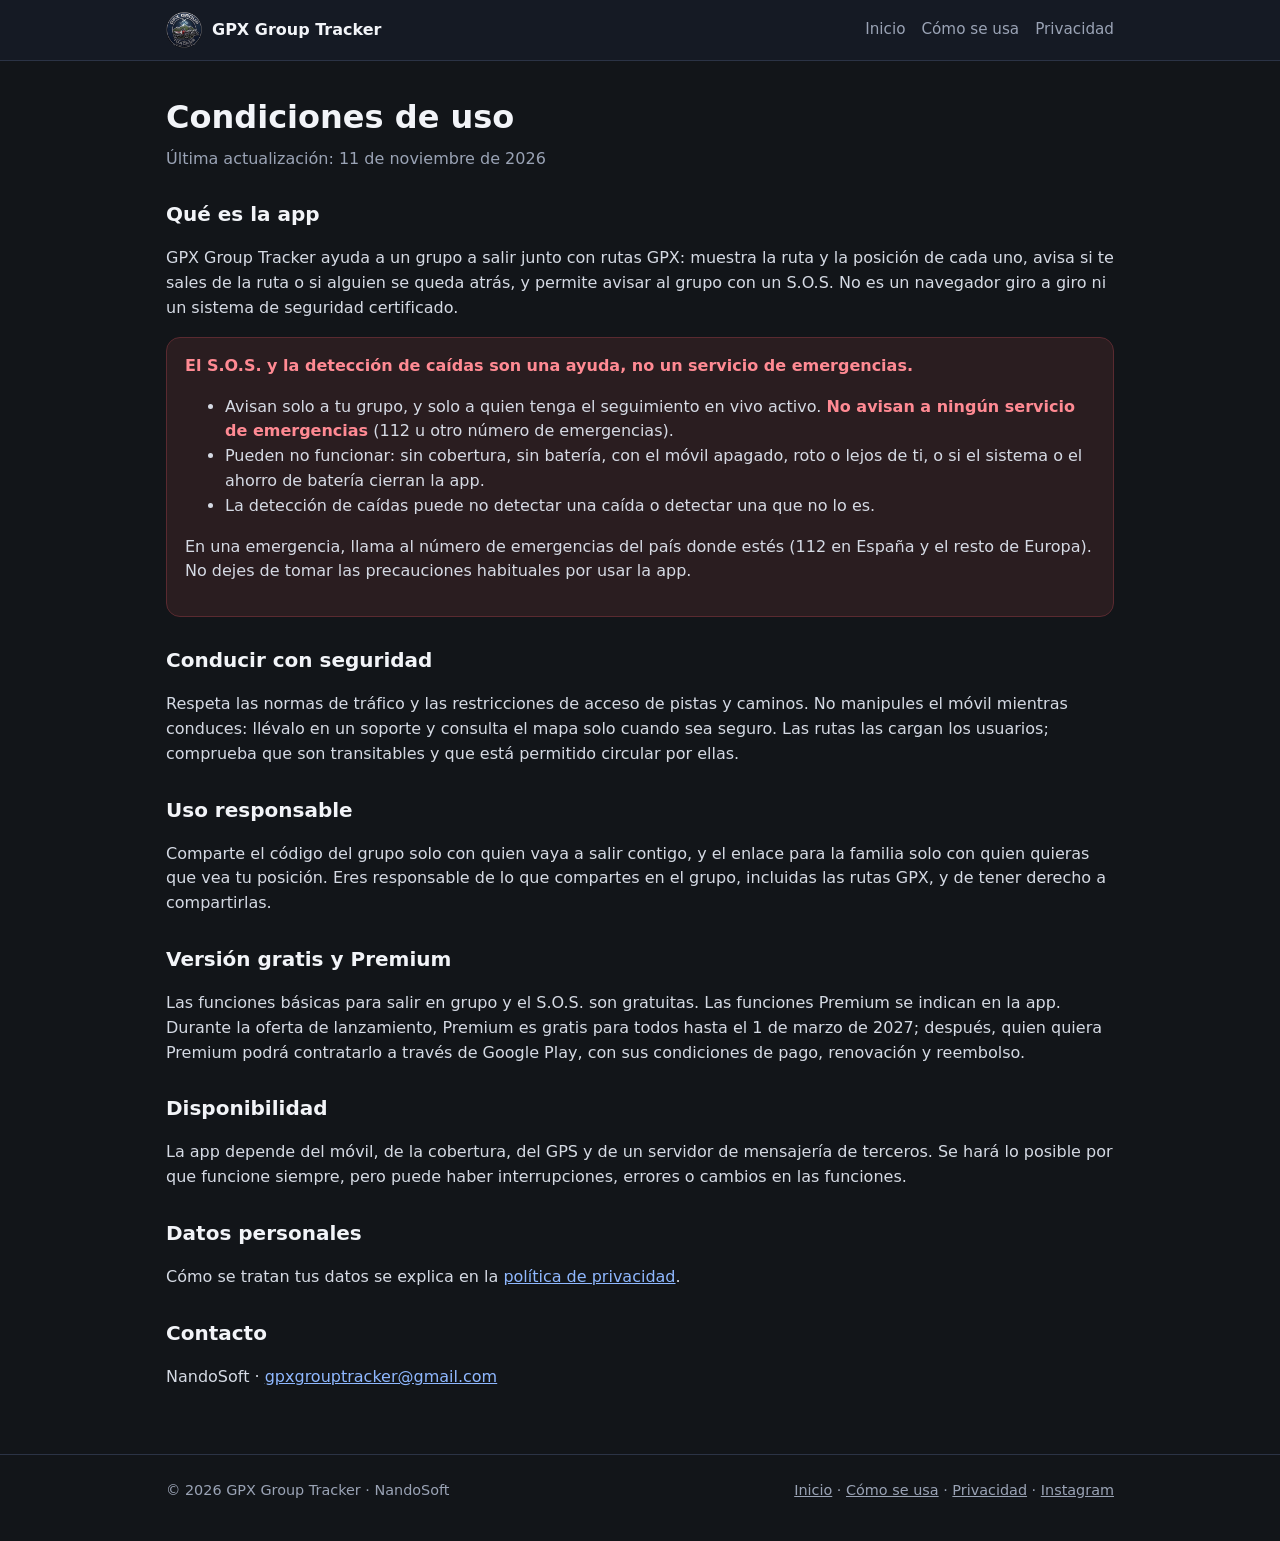
<file: condiciones.html>
<!doctype html>
<html lang="es">
<head>
<meta charset="utf-8">
<meta name="viewport" content="width=device-width, initial-scale=1">
<title>Condiciones de uso — GPX Group Tracker</title>
<meta name="description" content="Condiciones de uso de GPX Group Tracker, con los límites del S.O.S. y de la detección de caídas.">
<link rel="icon" href="img/logo.png">
<link rel="stylesheet" href="estilo.css">
</head>
<body>

<header class="top">
  <div class="wrap">
    <a class="brand" href="./"><img src="img/logo.png" alt="">GPX Group Tracker</a>
    <nav>
      <a href="./">Inicio</a>
      <a href="ayuda.html">Cómo se usa</a>
      <a href="privacidad.html">Privacidad</a>
    </nav>
  </div>
</header>

<main class="legal">
  <div class="wrap">
    <h1>Condiciones de uso</h1>
    <p class="updated">Última actualización: 11 de noviembre de 2026</p>

    <h2>Qué es la app</h2>
    <p>GPX Group Tracker ayuda a un grupo a salir junto con rutas GPX: muestra la ruta y la posición de cada uno, avisa si te sales de la ruta o si alguien se queda atrás, y permite avisar al grupo con un S.O.S. No es un navegador giro a giro ni un sistema de seguridad certificado.</p>

    <div class="notice">
      <strong>El S.O.S. y la detección de caídas son una ayuda, no un servicio de emergencias.</strong>
      <ul>
        <li>Avisan solo a tu grupo, y solo a quien tenga el seguimiento en vivo activo. <strong>No avisan a ningún servicio de emergencias</strong> (112 u otro número de emergencias).</li>
        <li>Pueden no funcionar: sin cobertura, sin batería, con el móvil apagado, roto o lejos de ti, o si el sistema o el ahorro de batería cierran la app.</li>
        <li>La detección de caídas puede no detectar una caída o detectar una que no lo es.</li>
      </ul>
      <p>En una emergencia, llama al número de emergencias del país donde estés (112 en España y el resto de Europa). No dejes de tomar las precauciones habituales por usar la app.</p>
    </div>

    <h2>Conducir con seguridad</h2>
    <p>Respeta las normas de tráfico y las restricciones de acceso de pistas y caminos. No manipules el móvil mientras conduces: llévalo en un soporte y consulta el mapa solo cuando sea seguro. Las rutas las cargan los usuarios; comprueba que son transitables y que está permitido circular por ellas.</p>

    <h2>Uso responsable</h2>
    <p>Comparte el código del grupo solo con quien vaya a salir contigo, y el enlace para la familia solo con quien quieras que vea tu posición. Eres responsable de lo que compartes en el grupo, incluidas las rutas GPX, y de tener derecho a compartirlas.</p>

    <h2>Versión gratis y Premium</h2>
    <p>Las funciones básicas para salir en grupo y el S.O.S. son gratuitas. Las funciones Premium se indican en la app. Durante la oferta de lanzamiento, Premium es gratis para todos hasta el 1 de marzo de 2027; después, quien quiera Premium podrá contratarlo a través de Google Play, con sus condiciones de pago, renovación y reembolso.</p>

    <h2>Disponibilidad</h2>
    <p>La app depende del móvil, de la cobertura, del GPS y de un servidor de mensajería de terceros. Se hará lo posible por que funcione siempre, pero puede haber interrupciones, errores o cambios en las funciones.</p>

    <h2>Datos personales</h2>
    <p>Cómo se tratan tus datos se explica en la <a href="privacidad.html">política de privacidad</a>.</p>

    <h2>Contacto</h2>
    <p>NandoSoft · <a href="mailto:gpxgrouptracker@gmail.com">gpxgrouptracker@gmail.com</a></p>
  </div>
</main>

<footer>
  <div class="wrap">
    <span>© 2026 GPX Group Tracker · NandoSoft</span>
    <span><a href="./">Inicio</a> · <a href="ayuda.html">Cómo se usa</a> · <a href="privacidad.html">Privacidad</a> · <a href="https://www.instagram.com/gpxgrouptracker/" target="_blank" rel="noopener">Instagram</a></span>
  </div>
</footer>

</body>
</html>
</file>
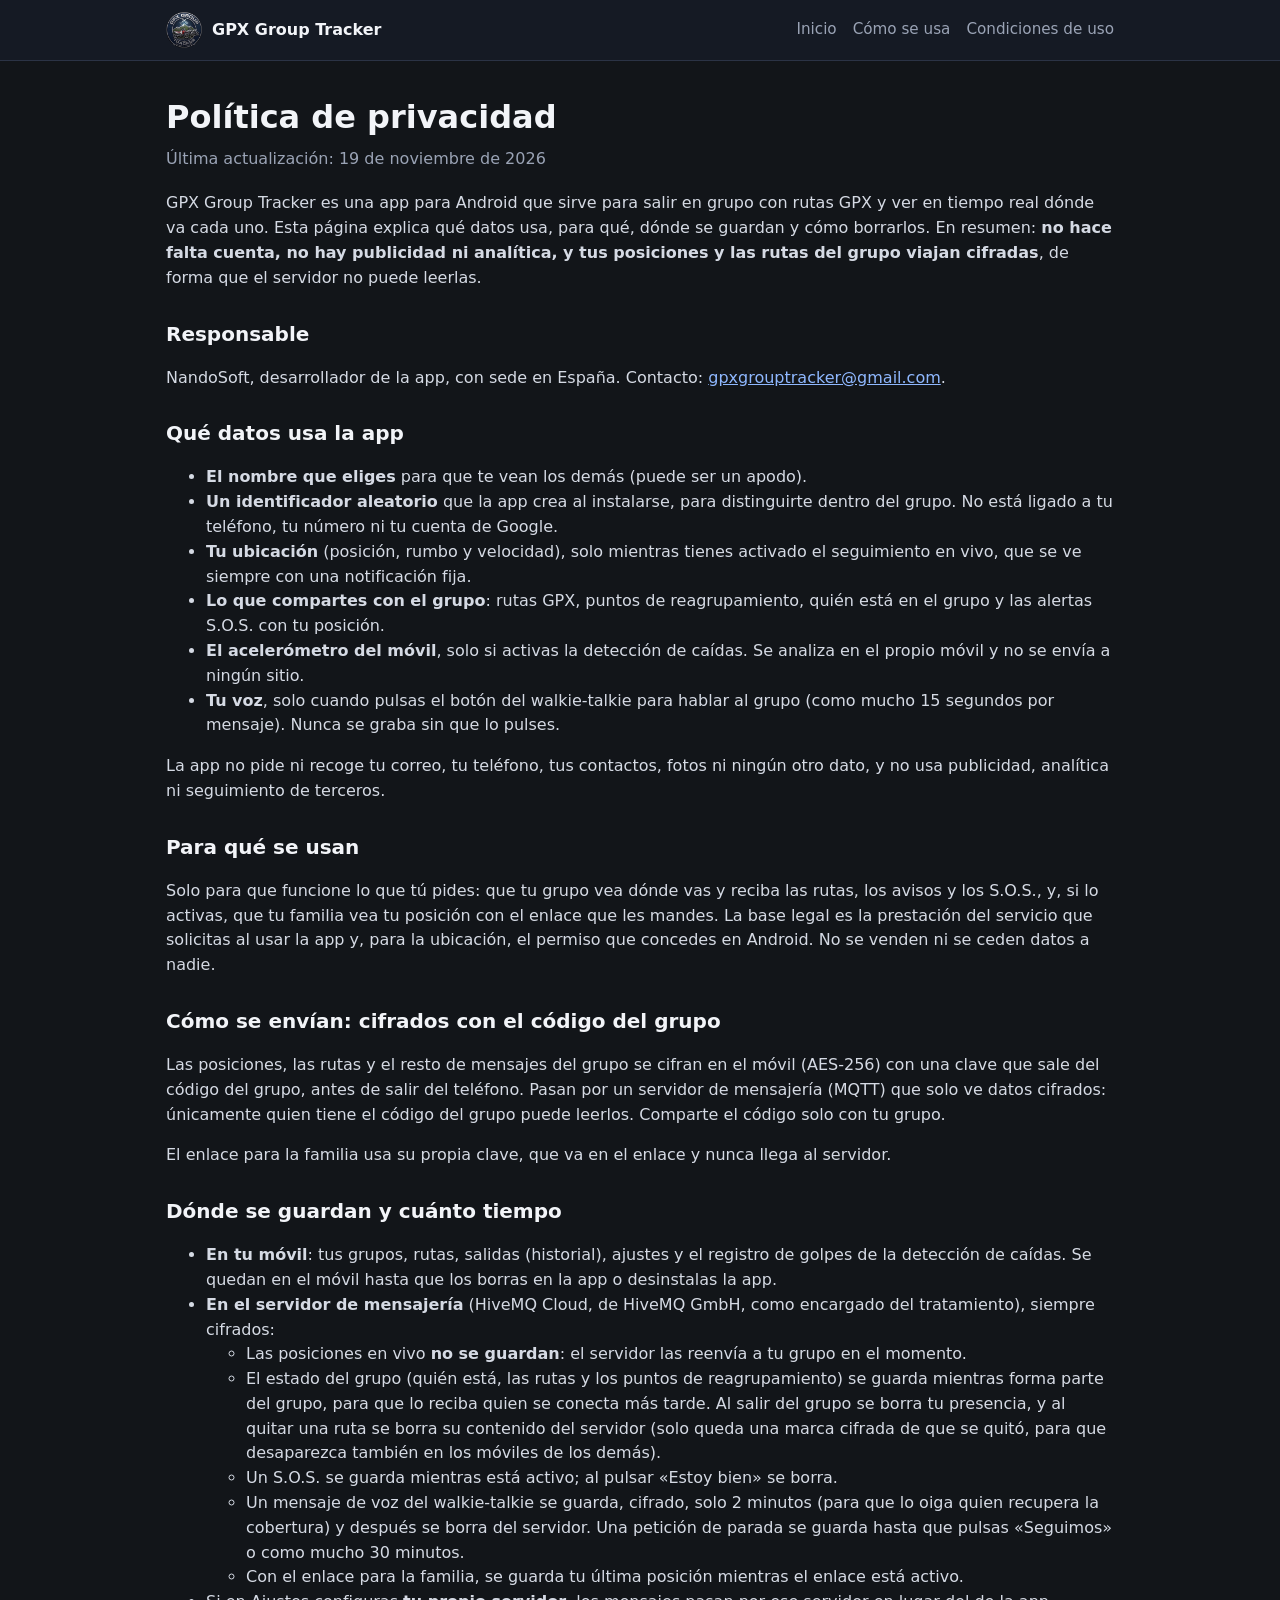
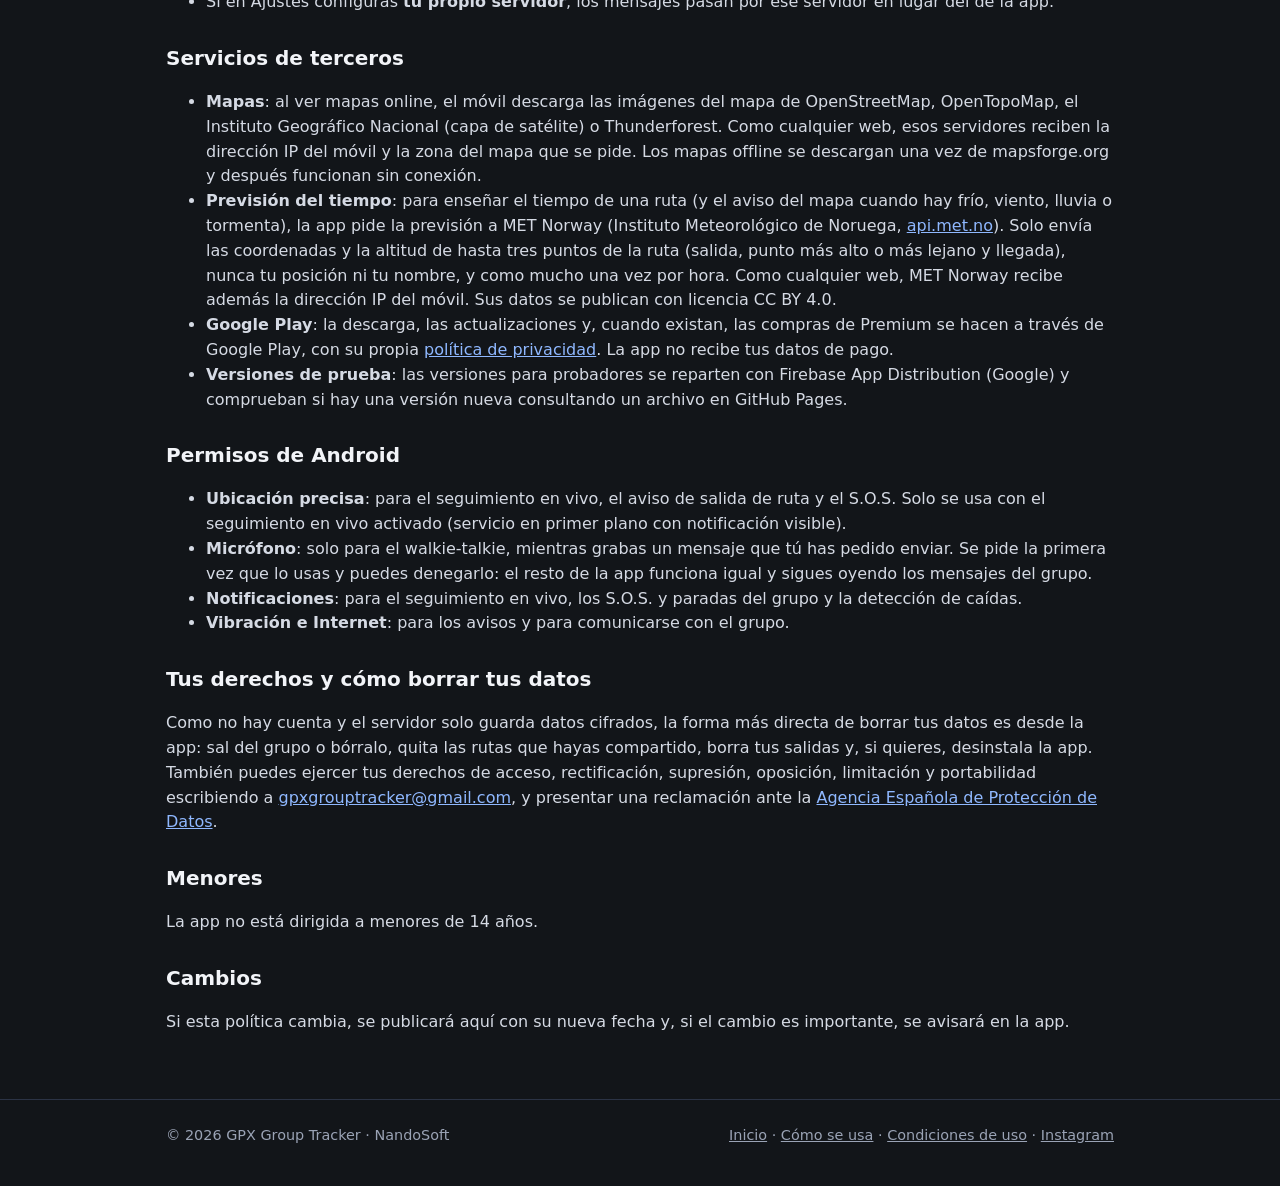
<file: privacidad.html>
<!doctype html>
<html lang="es">
<head>
<meta charset="utf-8">
<meta name="viewport" content="width=device-width, initial-scale=1">
<title>Política de privacidad — GPX Group Tracker</title>
<meta name="description" content="Qué datos usa GPX Group Tracker, para qué, dónde se guardan y cómo borrarlos.">
<link rel="icon" href="img/logo.png">
<link rel="stylesheet" href="estilo.css">
</head>
<body>

<header class="top">
  <div class="wrap">
    <a class="brand" href="./"><img src="img/logo.png" alt="">GPX Group Tracker</a>
    <nav>
      <a href="./">Inicio</a>
      <a href="ayuda.html">Cómo se usa</a>
      <a href="condiciones.html">Condiciones de uso</a>
    </nav>
  </div>
</header>

<main class="legal">
  <div class="wrap">
    <h1>Política de privacidad</h1>
    <p class="updated">Última actualización: 19 de noviembre de 2026</p>

    <p>GPX Group Tracker es una app para Android que sirve para salir en grupo con rutas GPX y ver en tiempo real dónde va cada uno. Esta página explica qué datos usa, para qué, dónde se guardan y cómo borrarlos. En resumen: <strong>no hace falta cuenta, no hay publicidad ni analítica, y tus posiciones y las rutas del grupo viajan cifradas</strong>, de forma que el servidor no puede leerlas.</p>

    <h2>Responsable</h2>
    <p>NandoSoft, desarrollador de la app, con sede en España. Contacto: <a href="mailto:gpxgrouptracker@gmail.com">gpxgrouptracker@gmail.com</a>.</p>

    <h2>Qué datos usa la app</h2>
    <ul>
      <li><strong>El nombre que eliges</strong> para que te vean los demás (puede ser un apodo).</li>
      <li><strong>Un identificador aleatorio</strong> que la app crea al instalarse, para distinguirte dentro del grupo. No está ligado a tu teléfono, tu número ni tu cuenta de Google.</li>
      <li><strong>Tu ubicación</strong> (posición, rumbo y velocidad), solo mientras tienes activado el seguimiento en vivo, que se ve siempre con una notificación fija.</li>
      <li><strong>Lo que compartes con el grupo</strong>: rutas GPX, puntos de reagrupamiento, quién está en el grupo y las alertas S.O.S. con tu posición.</li>
      <li><strong>El acelerómetro del móvil</strong>, solo si activas la detección de caídas. Se analiza en el propio móvil y no se envía a ningún sitio.</li>
      <li><strong>Tu voz</strong>, solo cuando pulsas el botón del walkie-talkie para hablar al grupo (como mucho 15 segundos por mensaje). Nunca se graba sin que lo pulses.</li>
    </ul>
    <p>La app no pide ni recoge tu correo, tu teléfono, tus contactos, fotos ni ningún otro dato, y no usa publicidad, analítica ni seguimiento de terceros.</p>

    <h2>Para qué se usan</h2>
    <p>Solo para que funcione lo que tú pides: que tu grupo vea dónde vas y reciba las rutas, los avisos y los S.O.S., y, si lo activas, que tu familia vea tu posición con el enlace que les mandes. La base legal es la prestación del servicio que solicitas al usar la app y, para la ubicación, el permiso que concedes en Android. No se venden ni se ceden datos a nadie.</p>

    <h2>Cómo se envían: cifrados con el código del grupo</h2>
    <p>Las posiciones, las rutas y el resto de mensajes del grupo se cifran en el móvil (AES-256) con una clave que sale del código del grupo, antes de salir del teléfono. Pasan por un servidor de mensajería (MQTT) que solo ve datos cifrados: únicamente quien tiene el código del grupo puede leerlos. Comparte el código solo con tu grupo.</p>
    <p>El enlace para la familia usa su propia clave, que va en el enlace y nunca llega al servidor.</p>

    <h2>Dónde se guardan y cuánto tiempo</h2>
    <ul>
      <li><strong>En tu móvil</strong>: tus grupos, rutas, salidas (historial), ajustes y el registro de golpes de la detección de caídas. Se quedan en el móvil hasta que los borras en la app o desinstalas la app.</li>
      <li><strong>En el servidor de mensajería</strong> (HiveMQ Cloud, de HiveMQ GmbH, como encargado del tratamiento), siempre cifrados:
        <ul>
          <li>Las posiciones en vivo <strong>no se guardan</strong>: el servidor las reenvía a tu grupo en el momento.</li>
          <li>El estado del grupo (quién está, las rutas y los puntos de reagrupamiento) se guarda mientras forma parte del grupo, para que lo reciba quien se conecta más tarde. Al salir del grupo se borra tu presencia, y al quitar una ruta se borra su contenido del servidor (solo queda una marca cifrada de que se quitó, para que desaparezca también en los móviles de los demás).</li>
          <li>Un S.O.S. se guarda mientras está activo; al pulsar «Estoy bien» se borra.</li>
          <li>Un mensaje de voz del walkie-talkie se guarda, cifrado, solo 2 minutos (para que lo oiga quien recupera la cobertura) y después se borra del servidor. Una petición de parada se guarda hasta que pulsas «Seguimos» o como mucho 30 minutos.</li>
          <li>Con el enlace para la familia, se guarda tu última posición mientras el enlace está activo.</li>
        </ul>
      </li>
      <li>Si en Ajustes configuras <strong>tu propio servidor</strong>, los mensajes pasan por ese servidor en lugar del de la app.</li>
    </ul>

    <h2>Servicios de terceros</h2>
    <ul>
      <li><strong>Mapas</strong>: al ver mapas online, el móvil descarga las imágenes del mapa de OpenStreetMap, OpenTopoMap, el Instituto Geográfico Nacional (capa de satélite) o Thunderforest. Como cualquier web, esos servidores reciben la dirección IP del móvil y la zona del mapa que se pide. Los mapas offline se descargan una vez de mapsforge.org y después funcionan sin conexión.</li>
      <li><strong>Previsión del tiempo</strong>: para enseñar el tiempo de una ruta (y el aviso del mapa cuando hay frío, viento, lluvia o tormenta), la app pide la previsión a MET Norway (Instituto Meteorológico de Noruega, <a href="https://api.met.no/">api.met.no</a>). Solo envía las coordenadas y la altitud de hasta tres puntos de la ruta (salida, punto más alto o más lejano y llegada), nunca tu posición ni tu nombre, y como mucho una vez por hora. Como cualquier web, MET Norway recibe además la dirección IP del móvil. Sus datos se publican con licencia CC BY 4.0.</li>
      <li><strong>Google Play</strong>: la descarga, las actualizaciones y, cuando existan, las compras de Premium se hacen a través de Google Play, con su propia <a href="https://policies.google.com/privacy">política de privacidad</a>. La app no recibe tus datos de pago.</li>
      <li><strong>Versiones de prueba</strong>: las versiones para probadores se reparten con Firebase App Distribution (Google) y comprueban si hay una versión nueva consultando un archivo en GitHub Pages.</li>
    </ul>

    <h2>Permisos de Android</h2>
    <ul>
      <li><strong>Ubicación precisa</strong>: para el seguimiento en vivo, el aviso de salida de ruta y el S.O.S. Solo se usa con el seguimiento en vivo activado (servicio en primer plano con notificación visible).</li>
      <li><strong>Micrófono</strong>: solo para el walkie-talkie, mientras grabas un mensaje que tú has pedido enviar. Se pide la primera vez que lo usas y puedes denegarlo: el resto de la app funciona igual y sigues oyendo los mensajes del grupo.</li>
      <li><strong>Notificaciones</strong>: para el seguimiento en vivo, los S.O.S. y paradas del grupo y la detección de caídas.</li>
      <li><strong>Vibración e Internet</strong>: para los avisos y para comunicarse con el grupo.</li>
    </ul>

    <h2>Tus derechos y cómo borrar tus datos</h2>
    <p>Como no hay cuenta y el servidor solo guarda datos cifrados, la forma más directa de borrar tus datos es desde la app: sal del grupo o bórralo, quita las rutas que hayas compartido, borra tus salidas y, si quieres, desinstala la app. También puedes ejercer tus derechos de acceso, rectificación, supresión, oposición, limitación y portabilidad escribiendo a <a href="mailto:gpxgrouptracker@gmail.com">gpxgrouptracker@gmail.com</a>, y presentar una reclamación ante la <a href="https://www.aepd.es">Agencia Española de Protección de Datos</a>.</p>

    <h2>Menores</h2>
    <p>La app no está dirigida a menores de 14 años.</p>

    <h2>Cambios</h2>
    <p>Si esta política cambia, se publicará aquí con su nueva fecha y, si el cambio es importante, se avisará en la app.</p>
  </div>
</main>

<footer>
  <div class="wrap">
    <span>© 2026 GPX Group Tracker · NandoSoft</span>
    <span><a href="./">Inicio</a> · <a href="ayuda.html">Cómo se usa</a> · <a href="condiciones.html">Condiciones de uso</a> · <a href="https://www.instagram.com/gpxgrouptracker/" target="_blank" rel="noopener">Instagram</a></span>
  </div>
</footer>

</body>
</html>
</file>
<file: estilo.css>
/* GPX Group Tracker: the app's dark look (same colours as the app and the family page) */
:root {
  --bg: #121519; --panel: #1c2230; --line: #2b3345; --text: #f2f4f8; --muted: #9aa3b5;
  --red: #d9323e; --red-dark: #b72632; --gold: #e0b23a; --green: #43a047; --link: #8fb8ff;
}
* { box-sizing: border-box; }
html { -webkit-text-size-adjust: 100%; }
body {
  margin: 0; background: var(--bg); color: var(--text); line-height: 1.55;
  font-family: system-ui, -apple-system, "Segoe UI", Roboto, sans-serif;
}
a { color: var(--link); }
img { max-width: 100%; height: auto; }
.wrap { max-width: 980px; margin: 0 auto; padding: 0 16px; }

/* Top bar */
.top { border-bottom: 1px solid var(--line); background: #151a24; }
.top .wrap { display: flex; align-items: center; gap: 12px; min-height: 60px; flex-wrap: wrap; }
.top a.brand { display: flex; align-items: center; gap: 10px; color: var(--text); text-decoration: none; font-weight: 800; }
.top a.brand img { width: 36px; height: 36px; }
.top nav { margin-left: auto; display: flex; gap: 16px; flex-wrap: wrap; font-size: .95rem; }
.top nav a { color: var(--muted); text-decoration: none; }
.top nav a:hover { color: var(--text); }

/* Hero */
.hero { padding: 48px 0 32px; }
.hero .wrap { display: grid; grid-template-columns: 1.3fr 1fr; gap: 32px; align-items: center; }
.hero h1 { font-size: clamp(2rem, 5vw, 3rem); line-height: 1.1; margin: 0 0 14px; }
.hero p.lead { font-size: 1.15rem; color: #d5dae4; margin: 0 0 20px; }
.hero .shot { justify-self: center; max-width: 300px; border-radius: 22px; border: 6px solid #0b0d11;
  box-shadow: 0 18px 50px rgba(0,0,0,.5); }
.offer { display: inline-block; background: var(--gold); color: #121519; font-weight: 800; border-radius: 10px;
  padding: 8px 14px; margin-bottom: 18px; }
.buttons { display: flex; gap: 12px; flex-wrap: wrap; }
.btn { display: inline-block; padding: 12px 20px; border-radius: 999px; font-weight: 700; text-decoration: none; }
.btn.primary { background: var(--red); color: #fff; }
.btn.primary:hover { background: var(--red-dark); }
.btn.ghost { border: 1px solid var(--line); color: var(--text); }
.small { color: var(--muted); font-size: .9rem; }

/* Sections */
section { padding: 36px 0; border-top: 1px solid var(--line); }
section h2 { font-size: 1.6rem; margin: 0 0 8px; }
section > .wrap > p.intro { color: var(--muted); margin: 0 0 22px; max-width: 720px; }
.grid { display: grid; grid-template-columns: repeat(auto-fill, minmax(260px, 1fr)); gap: 14px; }
.card { background: var(--panel); border: 1px solid var(--line); border-radius: 14px; padding: 16px 18px; }
.card h3 { margin: 0 0 6px; font-size: 1.05rem; }
.card p { margin: 0; color: #c9cfdb; font-size: .97rem; }
.tag { display: inline-block; font-size: .7rem; font-weight: 800; letter-spacing: .04em; color: #121519;
  background: var(--gold); border-radius: 6px; padding: 1px 6px; vertical-align: middle; margin-left: 6px; }

/* Plans table */
.table-scroll { overflow-x: auto; }
table { border-collapse: collapse; width: 100%; min-width: 520px; background: var(--panel); border-radius: 14px; overflow: hidden; }
th, td { text-align: left; padding: 10px 14px; border-bottom: 1px solid var(--line); vertical-align: top; }
th { background: #222a3a; }
td.yes { color: #7ed37f; font-weight: 700; }
td.no { color: var(--muted); }

.notice { background: #2a1d20; border: 1px solid #5a2a30; border-radius: 14px; padding: 16px 18px; }
.notice strong { color: #ff8a93; }

/* Legal pages */
.legal { padding: 32px 0 48px; }
.legal h1 { font-size: 2rem; margin: 0 0 4px; }
.legal h2 { font-size: 1.25rem; margin: 28px 0 8px; }
.legal p, .legal li { color: #d5dae4; }
.legal .updated { color: var(--muted); margin: 0 0 20px; }

footer { border-top: 1px solid var(--line); padding: 24px 0 40px; color: var(--muted); font-size: .9rem; }
footer .wrap { display: flex; gap: 16px; flex-wrap: wrap; justify-content: space-between; }
footer a { color: var(--muted); }

@media (max-width: 760px) {
  .hero { padding-top: 28px; }
  .hero .wrap { grid-template-columns: 1fr; }
  .hero .shot { max-width: 240px; }
  .top nav { margin-left: 0; width: 100%; padding-bottom: 10px; }
}

/* Instagram icon in the menu and buttons */
.ig{width:20px;height:20px;vertical-align:-4px}
.btn .ig{margin-right:6px}

/* Guía «Cómo se usa» */
.legal h3 { font-size: 1.05rem; margin: 18px 0 6px; }
.legal .toc { display: flex; flex-wrap: wrap; gap: 8px; margin: 18px 0 8px; }
.legal .toc a { border: 1px solid var(--line); border-radius: 999px; padding: 6px 14px; text-decoration: none; color: var(--text); font-size: .92rem; }
.legal .toc a:hover { background: var(--panel); }
.legal h2[id] { scroll-margin-top: 16px; }
.legal details { background: var(--panel); border: 1px solid var(--line); border-radius: 12px; padding: 0 16px; margin: 10px 0; }
.legal summary { cursor: pointer; font-weight: 700; padding: 14px 0; list-style-position: outside; }
.legal details[open] summary { border-bottom: 1px solid var(--line); margin-bottom: 8px; }
.legal details > :last-child { margin-bottom: 14px; }
.legal .notice { margin: 16px 0; }
</file>
